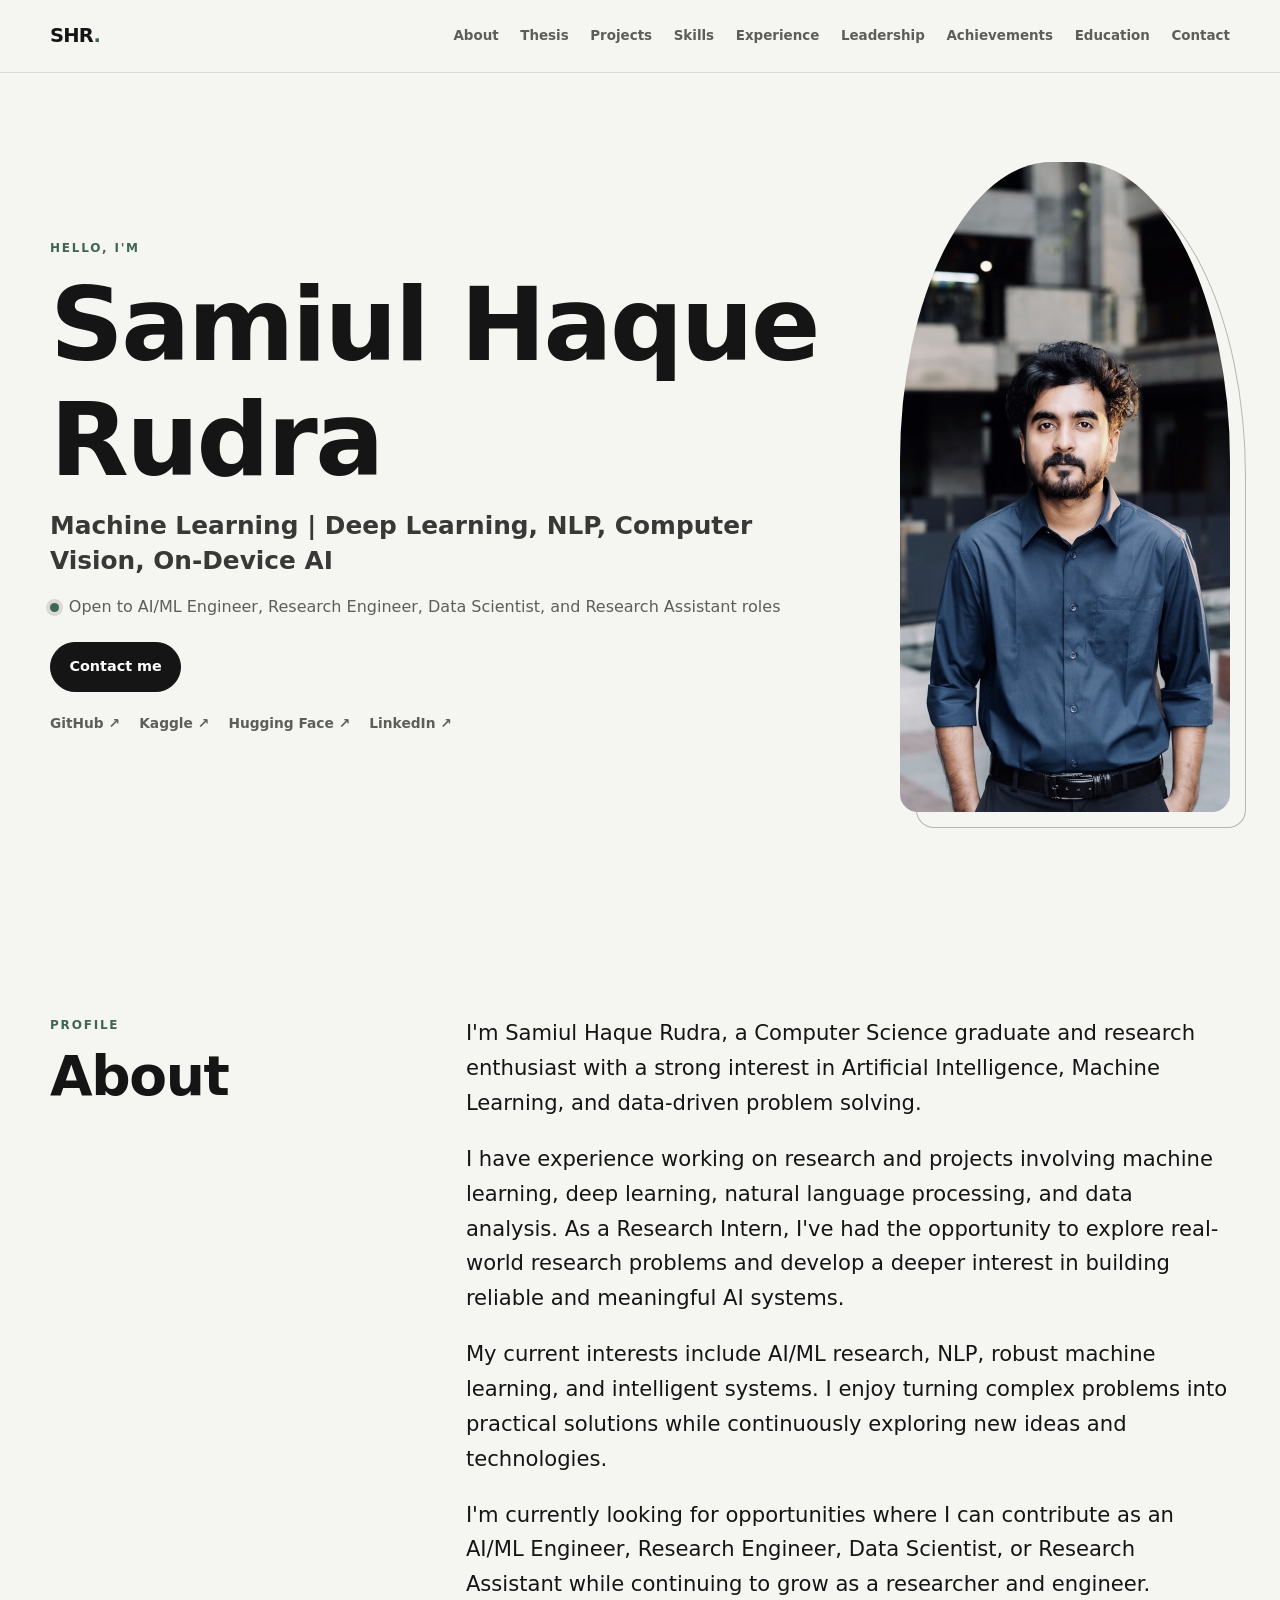
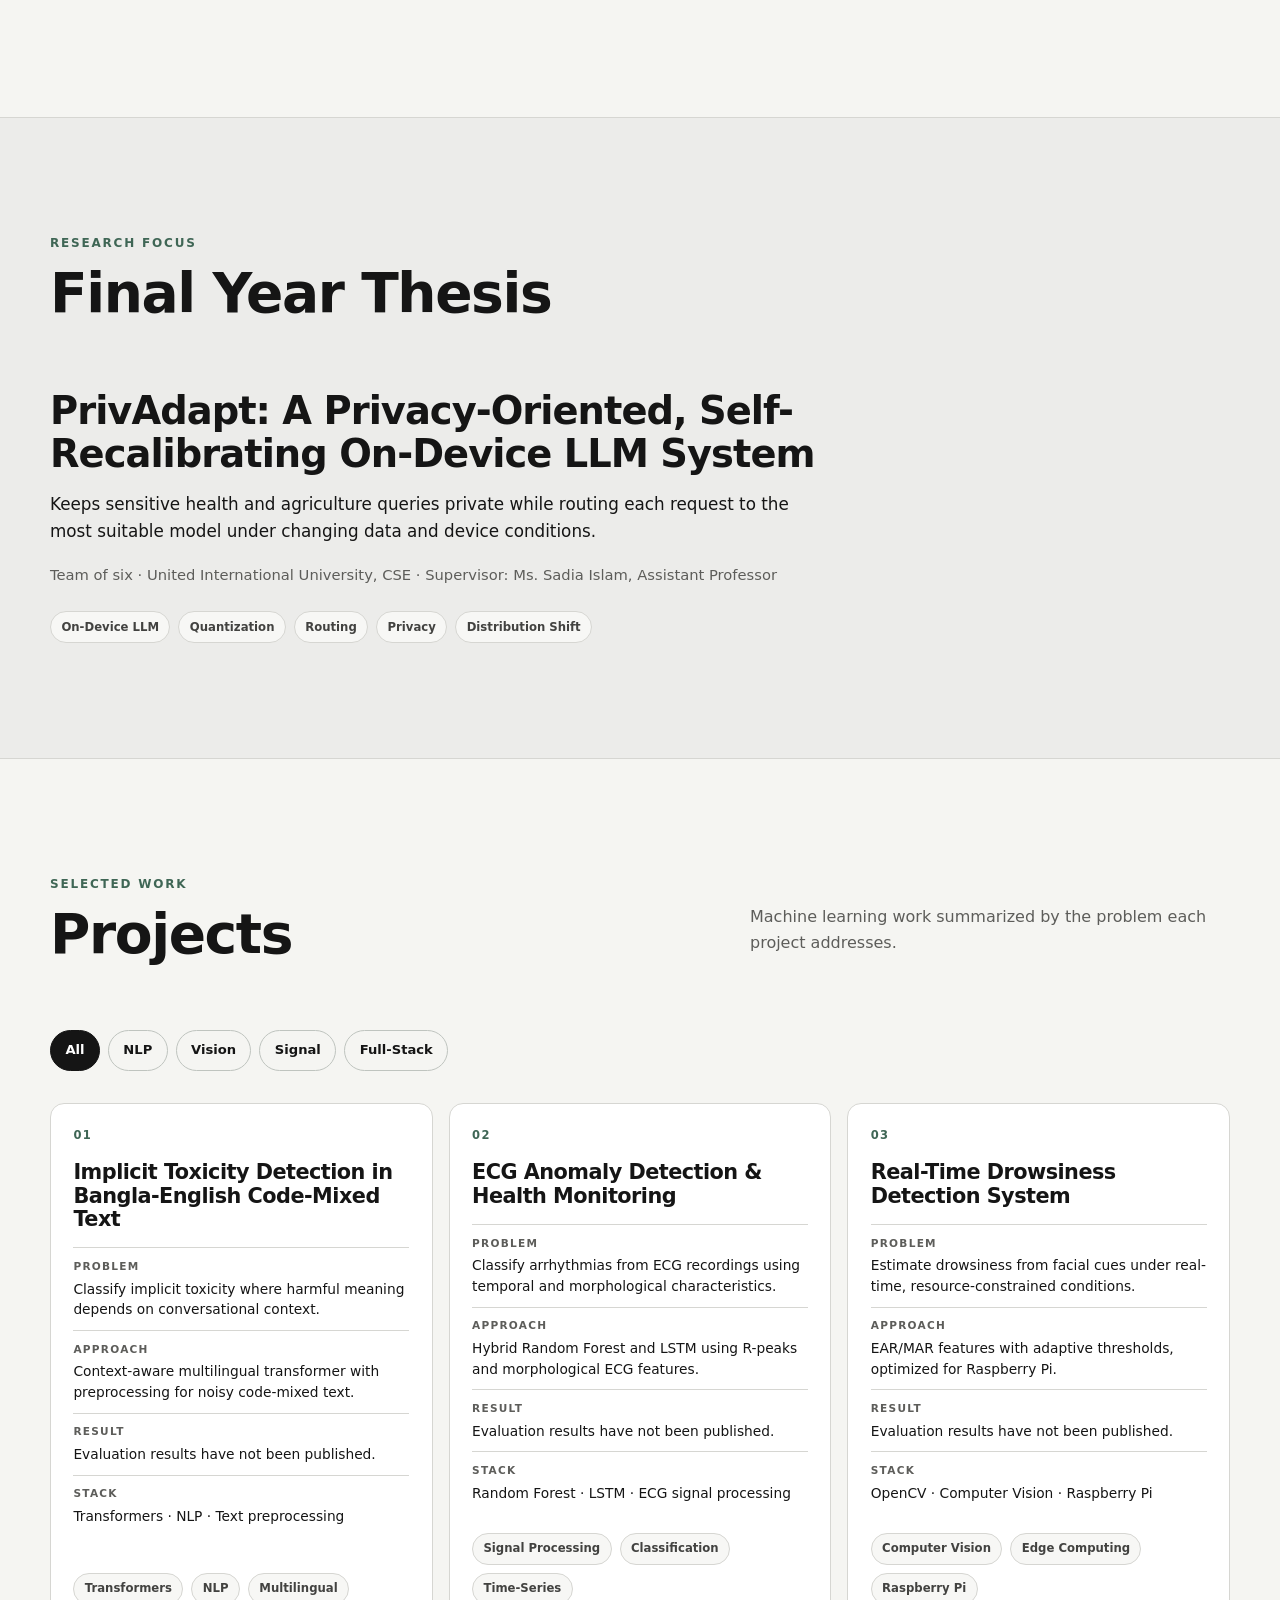
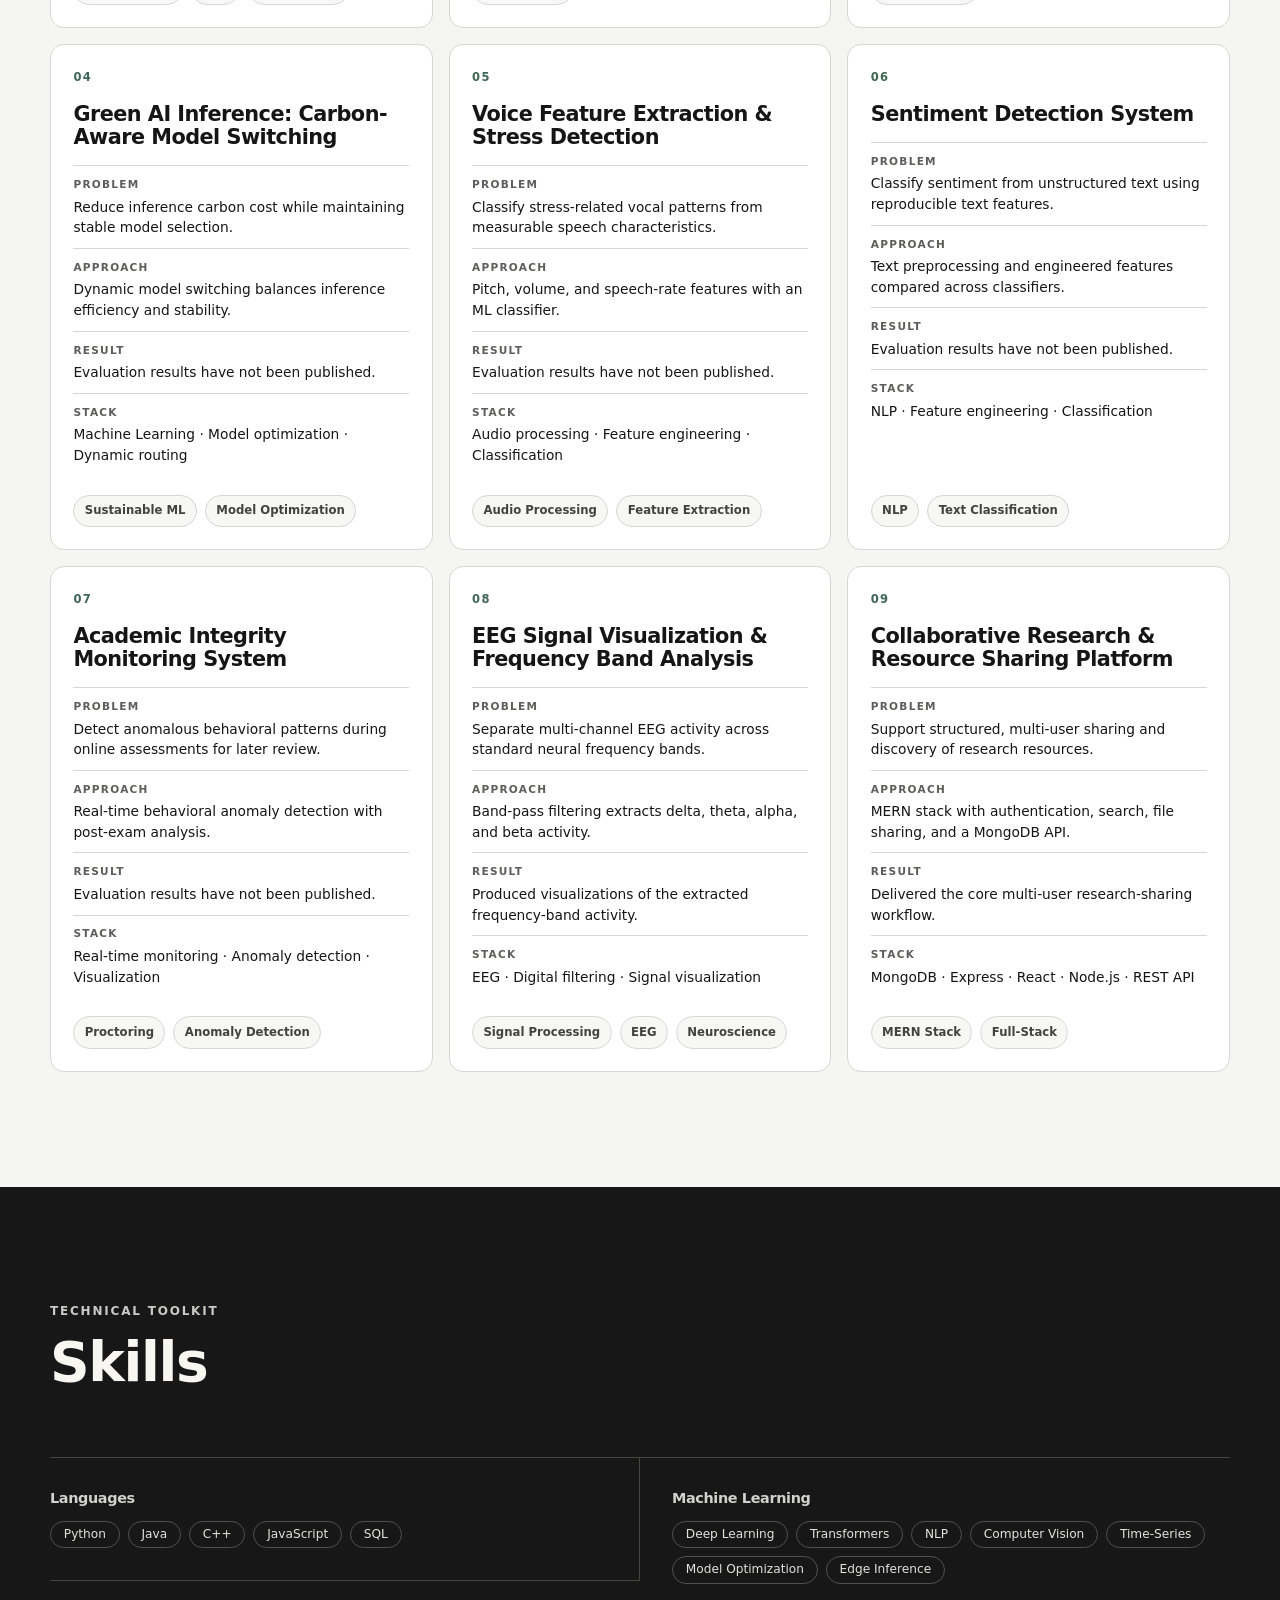
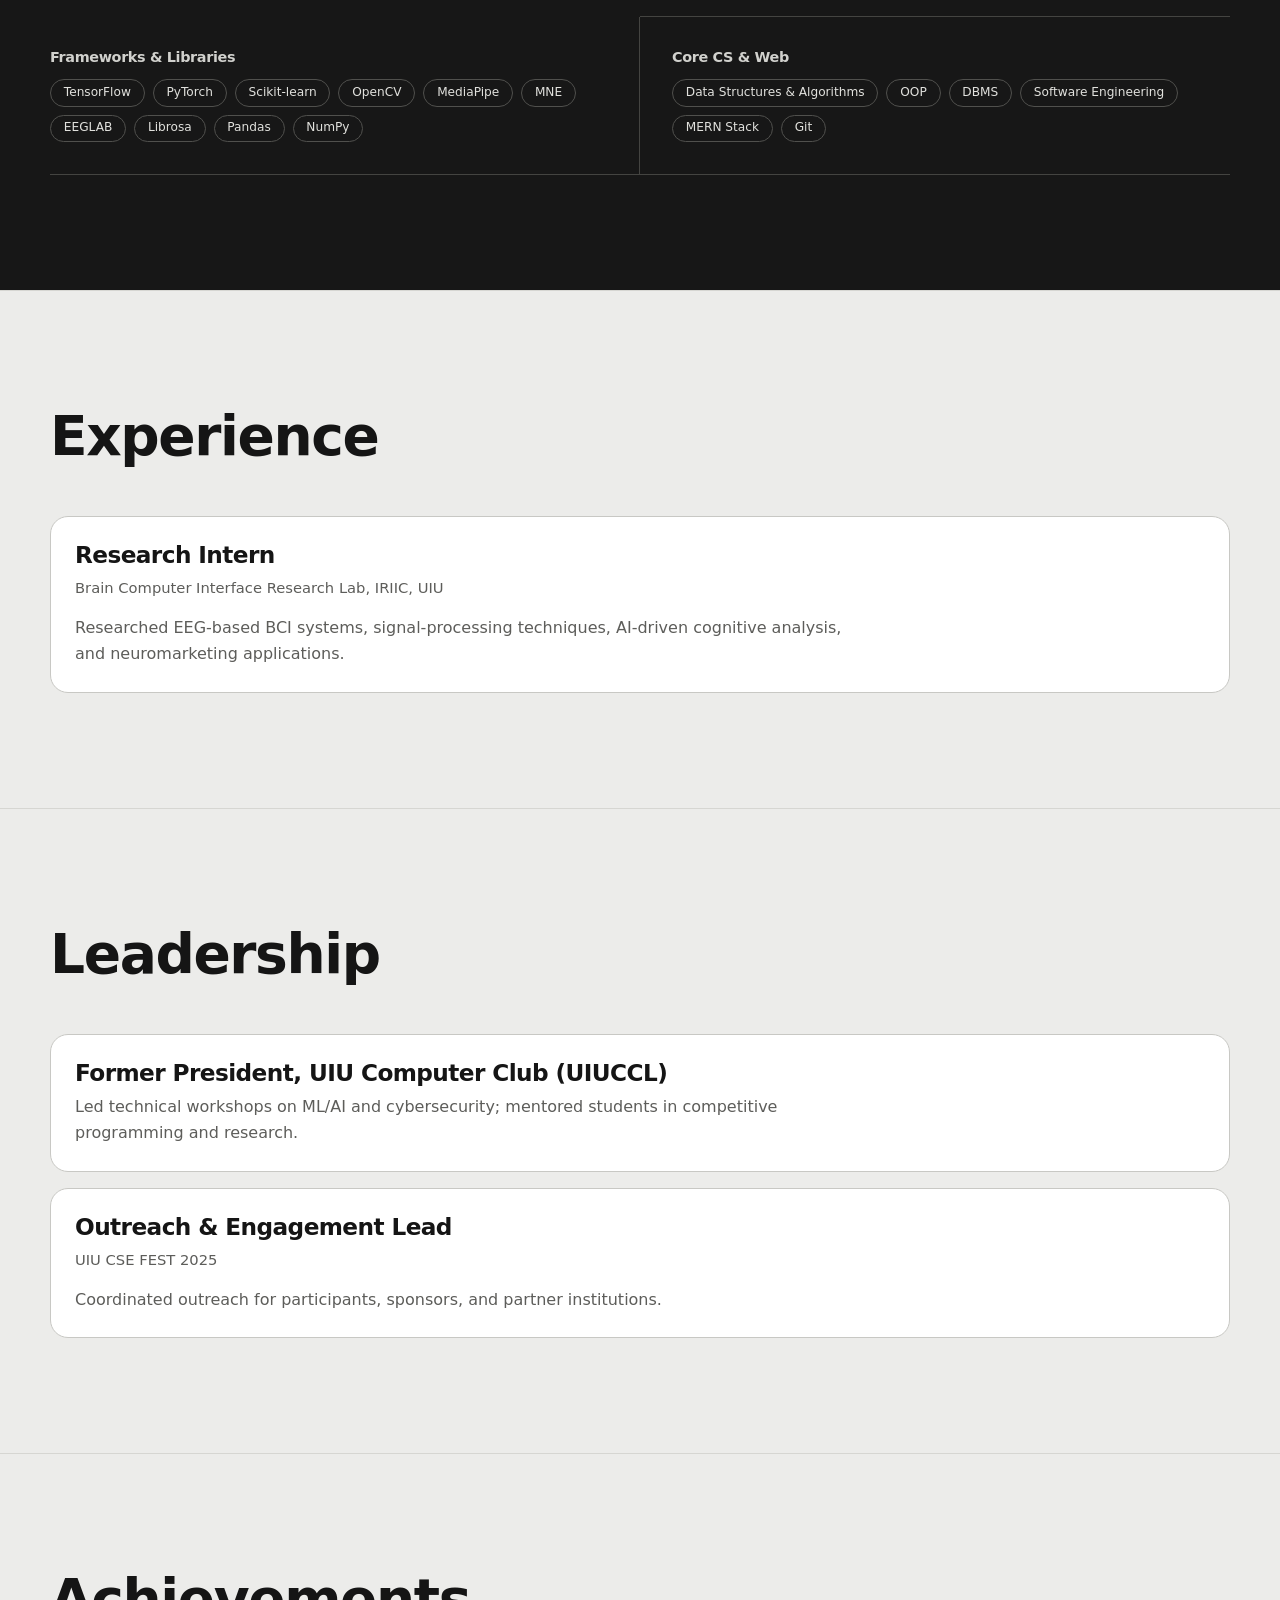
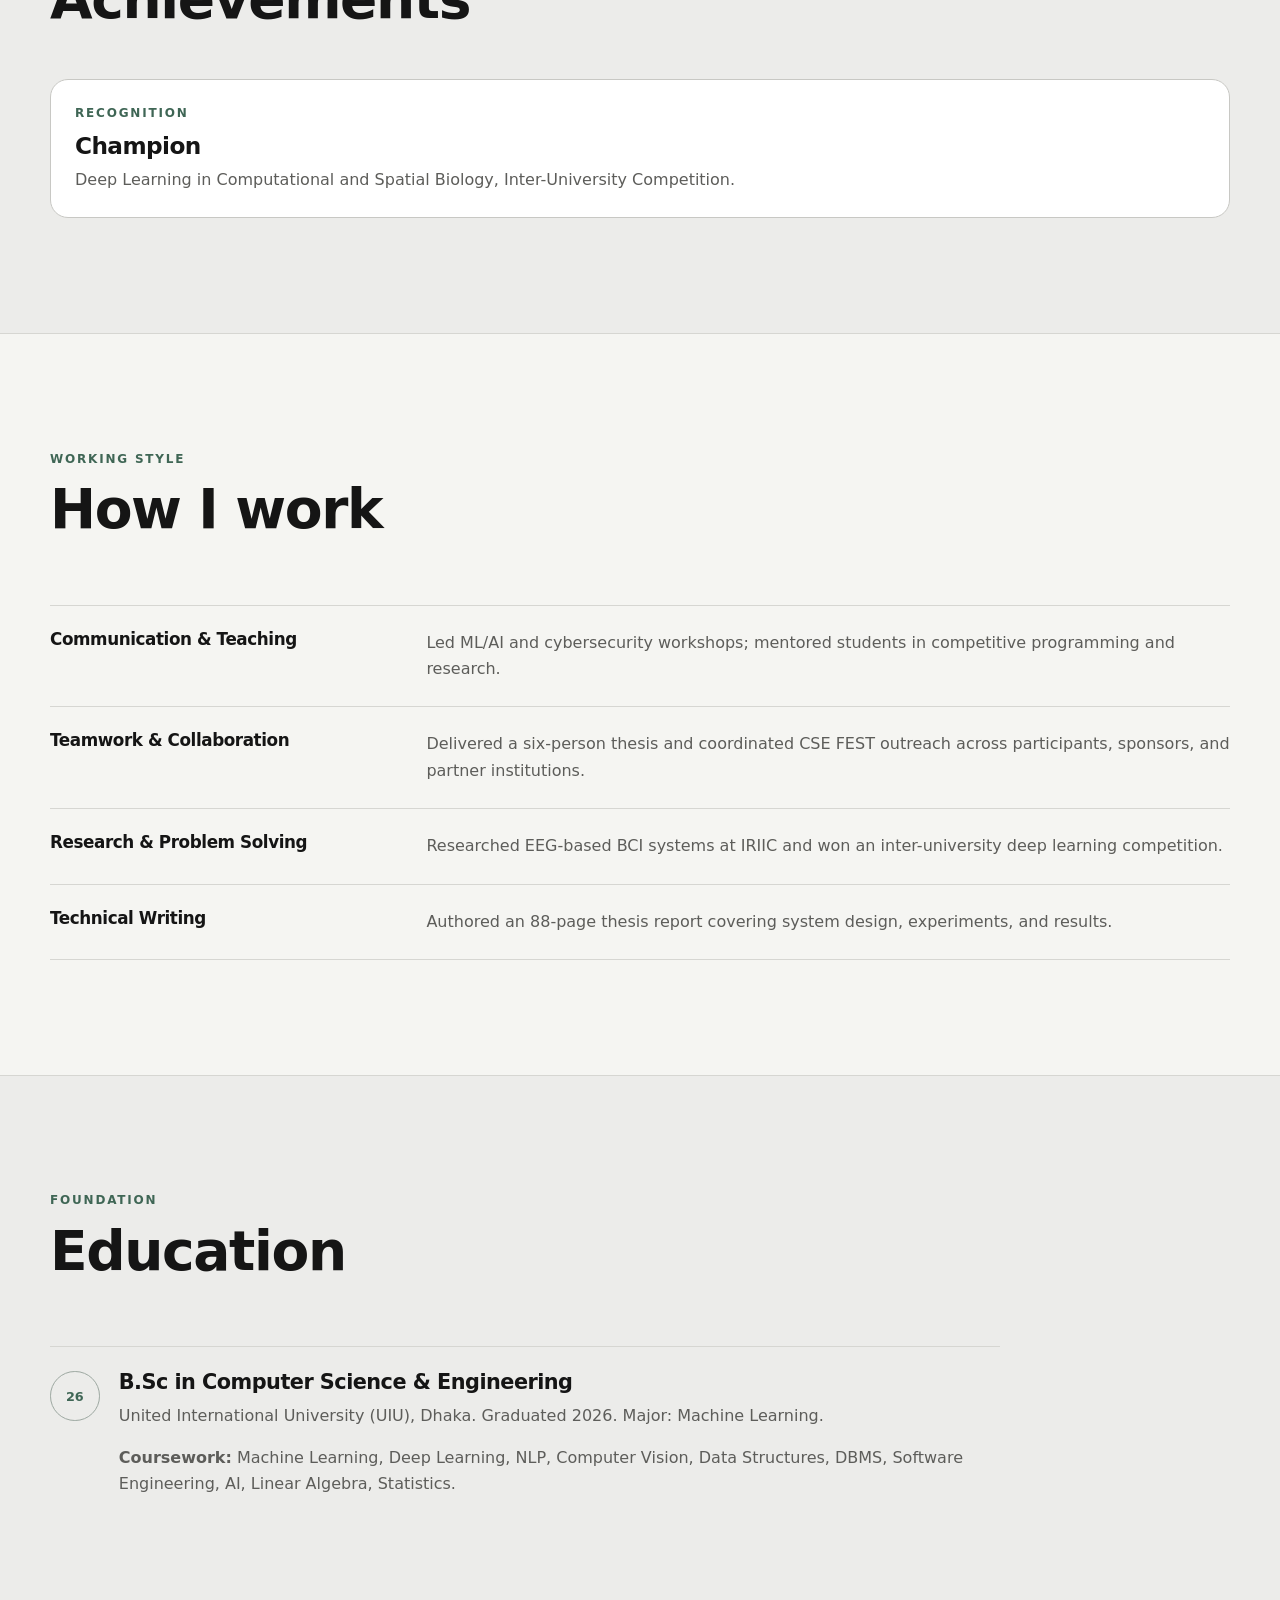
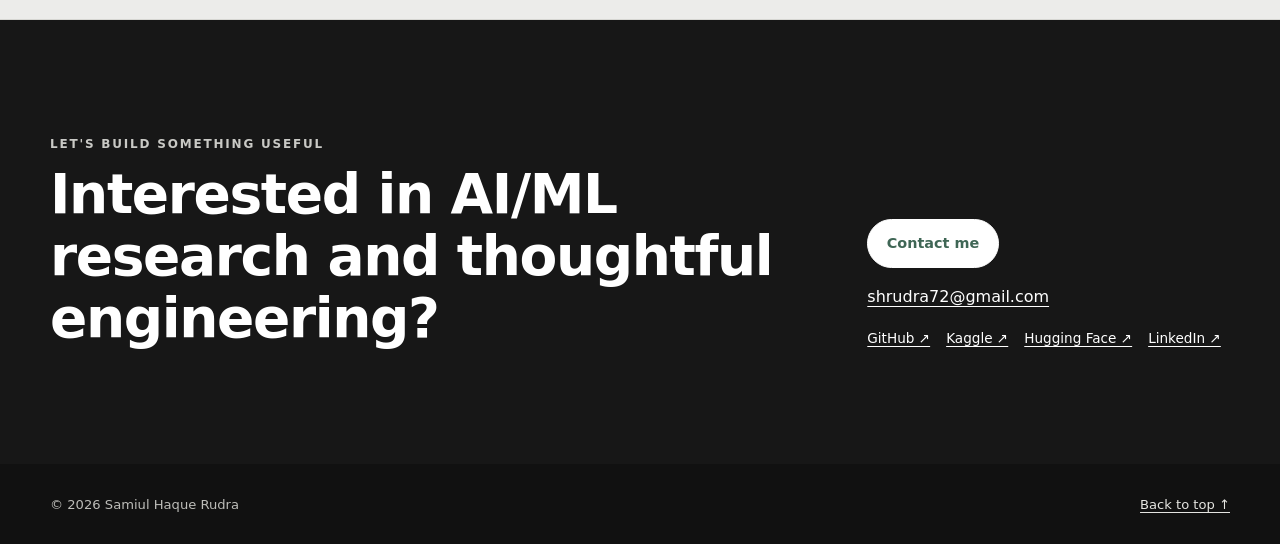
<file: index.html>
<!doctype html>
<html lang="en">
<head>
  <meta charset="utf-8">
  <meta name="viewport" content="width=device-width, initial-scale=1">
  <title>Samiul Haque Rudra | Machine Learning Engineer</title>
  <meta name="description" content="Samiul Haque Rudra, Computer Science graduate and research enthusiast in AI and Machine Learning, with work in deep learning, NLP, and robust, on-device intelligent systems.">
  <meta name="author" content="Samiul Haque Rudra">
  <meta name="theme-color" content="#f5f4ef">
  <link rel="canonical" href="https://sh-rudra.github.io/">
  <link rel="icon" href="assets/favicon.svg" type="image/svg+xml">
  <link rel="preload" href="assets/profile.jpg" as="image" type="image/jpeg">
  <link rel="stylesheet" href="styles.css">

  <meta property="og:type" content="website">
  <meta property="og:title" content="Samiul Haque Rudra | Machine Learning Engineer">
  <meta property="og:description" content="Samiul Haque Rudra, Computer Science graduate and research enthusiast in AI and Machine Learning, with work in deep learning, NLP, and robust, on-device intelligent systems.">
  <meta property="og:url" content="https://sh-rudra.github.io/">
  <meta property="og:image" content="https://sh-rudra.github.io/assets/preview.jpg">
  <meta property="og:image:alt" content="Samiul Haque Rudra — Machine Learning Engineer">
  <meta name="twitter:card" content="summary_large_image">
  <meta name="twitter:title" content="Samiul Haque Rudra | Machine Learning Engineer">
  <meta name="twitter:description" content="Samiul Haque Rudra, Computer Science graduate and research enthusiast in AI and Machine Learning, with work in deep learning, NLP, and robust, on-device intelligent systems.">
  <meta name="twitter:image" content="https://sh-rudra.github.io/assets/preview.jpg">

  <script type="application/ld+json">
  {
    "@context": "https://schema.org",
    "@type": "Person",
    "name": "Samiul Haque Rudra",
    "url": "https://sh-rudra.github.io/",
    "image": "https://sh-rudra.github.io/assets/profile.jpg",
    "email": "mailto:shrudra72@gmail.com",
    "jobTitle": "AI/ML Engineer | Research Engineer",
    "description": "Samiul Haque Rudra, Computer Science graduate and research enthusiast in AI and Machine Learning, with work in deep learning, NLP, and robust, on-device intelligent systems.",
    "hasOccupation": {
      "@type": "Occupation",
      "name": "Former President, UIU Computer Club (UIUCCL)"
    },
    "alumniOf": {
      "@type": "CollegeOrUniversity",
      "name": "United International University"
    },
    "sameAs": [
      "https://github.com/sh-rudra",
      "https://www.linkedin.com/in/samiul-haque-rudra-5293703b8",
      "https://www.kaggle.com/samiulhaquerudra",
      "https://huggingface.co/Samiul0011"
    ],
    "knowsAbout": ["Machine Learning", "On-Device AI", "Natural Language Processing", "Computer Vision", "Signal Processing"]
  }
  </script>
</head>
<body id="top">
  <a class="skip-link" href="#main-content">Skip to content</a>

  <header class="site-header">
    <nav class="nav container" aria-label="Primary navigation">
      <a class="wordmark" href="#top" data-scroll-top aria-label="Samiul Haque Rudra, back to top">SHR<span>.</span></a>
      <button class="nav-toggle" type="button" aria-expanded="false" aria-controls="nav-links">
        <span class="sr-only">Toggle navigation</span>
        <span aria-hidden="true">Menu</span>
      </button>
      <div class="nav-links" id="nav-links">
        <a href="#about">About</a>
        <a href="#thesis">Thesis</a>
        <a href="#projects">Projects</a>
        <a href="#skills">Skills</a>
        <a href="#experience">Experience</a>
        <a href="#leadership">Leadership</a>
        <a href="#achievements">Achievements</a>
        <a href="#education">Education</a>
        <a href="#contact">Contact</a>
      </div>
    </nav>
  </header>

  <main id="main-content">
    <section class="hero container" aria-labelledby="hero-title">
      <div class="hero-copy">
        <p class="eyebrow">Hello, I'm</p>
        <h1 id="hero-title">Samiul Haque Rudra</h1>
        <p class="hero-role">Machine Learning <span aria-hidden="true">|</span> Deep Learning, NLP, Computer Vision, On-Device AI</p>
        <p class="status"><span aria-hidden="true"></span> Open to AI/ML Engineer, Research Engineer, Data Scientist, and Research Assistant roles</p>
        <div class="hero-actions">
          <a class="button" href="mailto:shrudra72@gmail.com">Contact me</a>
        </div>
        <div class="social-links" aria-label="Profile links">
          <a href="https://github.com/sh-rudra" target="_blank" rel="noopener noreferrer">GitHub <span aria-hidden="true">↗</span></a>
          <a href="https://www.kaggle.com/samiulhaquerudra" target="_blank" rel="noopener noreferrer">Kaggle <span aria-hidden="true">↗</span></a>
          <a href="https://huggingface.co/Samiul0011" target="_blank" rel="noopener noreferrer">Hugging Face <span aria-hidden="true">↗</span></a>
          <a href="https://www.linkedin.com/in/samiul-haque-rudra-5293703b8" target="_blank" rel="noopener noreferrer">LinkedIn <span aria-hidden="true">↗</span></a>
        </div>
      </div>
      <figure class="portrait-wrap">
        <img src="assets/profile.jpg" width="520" height="650" alt="Portrait of Samiul Haque Rudra" class="portrait" fetchpriority="high">
      </figure>
    </section>

    <section class="section container about reveal" id="about" aria-labelledby="about-title">
      <div class="section-heading">
        <p class="eyebrow">Profile</p>
        <h2 id="about-title">About</h2>
      </div>
      <div class="about-copy">
        <p>I'm Samiul Haque Rudra, a Computer Science graduate and research enthusiast with a strong interest in Artificial Intelligence, Machine Learning, and data-driven problem solving.</p>
        <p>I have experience working on research and projects involving machine learning, deep learning, natural language processing, and data analysis. As a Research Intern, I've had the opportunity to explore real-world research problems and develop a deeper interest in building reliable and meaningful AI systems.</p>
        <p>My current interests include AI/ML research, NLP, robust machine learning, and intelligent systems. I enjoy turning complex problems into practical solutions while continuously exploring new ideas and technologies.</p>
        <p>I'm currently looking for opportunities where I can contribute as an AI/ML Engineer, Research Engineer, Data Scientist, or Research Assistant while continuing to grow as a researcher and engineer.</p>
      </div>
    </section>

    <section class="section section-tinted reveal" id="thesis" aria-labelledby="thesis-title">
      <div class="container">
        <div class="section-heading">
          <p class="eyebrow">Research focus</p>
          <h2 id="thesis-title">Final Year Thesis</h2>
        </div>
        <article class="thesis-feature">
          <div class="thesis-summary">
            <h3>PrivAdapt: A Privacy-Oriented, Self-Recalibrating On-Device LLM System</h3>
            <p>Keeps sensitive health and agriculture queries private while routing each request to the most suitable model under changing data and device conditions.</p>
            <p class="meta">Team of six · United International University, CSE · Supervisor: Ms. Sadia Islam, Assistant Professor</p>
            <ul class="tags" aria-label="Thesis topics">
              <li>On-Device LLM</li><li>Quantization</li><li>Routing</li><li>Privacy</li><li>Distribution Shift</li>
            </ul>
          </div>
        </article>
      </div>
    </section>

    <section class="section container reveal" id="projects" aria-labelledby="projects-title">
      <div class="section-heading section-heading-row">
        <div><p class="eyebrow">Selected work</p><h2 id="projects-title">Projects</h2></div>
        <p>Machine learning work summarized by the problem each project addresses.</p>
      </div>
      <div class="filters" role="group" aria-label="Filter projects by category">
        <button class="filter is-active" type="button" data-filter="all" aria-pressed="true">All</button>
        <button class="filter" type="button" data-filter="nlp" aria-pressed="false">NLP</button>
        <button class="filter" type="button" data-filter="vision" aria-pressed="false">Vision</button>
        <button class="filter" type="button" data-filter="signal" aria-pressed="false">Signal</button>
        <button class="filter" type="button" data-filter="full-stack" aria-pressed="false">Full-Stack</button>
      </div>
      <div class="project-grid" id="project-grid" aria-live="polite">
        <article class="project-card" data-categories="nlp">
          <p class="project-index">01</p><h3>Implicit Toxicity Detection in Bangla-English Code-Mixed Text</h3>
          <dl class="project-facts">
            <div><dt>Problem</dt><dd>Classify implicit toxicity where harmful meaning depends on conversational context.</dd></div>
            <div><dt>Approach</dt><dd>Context-aware multilingual transformer with preprocessing for noisy code-mixed text.</dd></div>
            <div><dt>Result</dt><dd>Evaluation results have not been published.</dd></div>
            <div><dt>Stack</dt><dd>Transformers · NLP · Text preprocessing</dd></div>
          </dl>
          <ul class="tags" aria-label="Project tags"><li>Transformers</li><li>NLP</li><li>Multilingual</li></ul>
        </article>
        <article class="project-card" data-categories="signal">
          <p class="project-index">02</p><h3>ECG Anomaly Detection &amp; Health Monitoring</h3>
          <dl class="project-facts">
            <div><dt>Problem</dt><dd>Classify arrhythmias from ECG recordings using temporal and morphological characteristics.</dd></div>
            <div><dt>Approach</dt><dd>Hybrid Random Forest and LSTM using R-peaks and morphological ECG features.</dd></div>
            <div><dt>Result</dt><dd>Evaluation results have not been published.</dd></div>
            <div><dt>Stack</dt><dd>Random Forest · LSTM · ECG signal processing</dd></div>
          </dl>
          <ul class="tags" aria-label="Project tags"><li>Signal Processing</li><li>Classification</li><li>Time-Series</li></ul>
        </article>
        <article class="project-card" data-categories="vision">
          <p class="project-index">03</p><h3>Real-Time Drowsiness Detection System</h3>
          <dl class="project-facts">
            <div><dt>Problem</dt><dd>Estimate drowsiness from facial cues under real-time, resource-constrained conditions.</dd></div>
            <div><dt>Approach</dt><dd>EAR/MAR features with adaptive thresholds, optimized for Raspberry Pi.</dd></div>
            <div><dt>Result</dt><dd>Evaluation results have not been published.</dd></div>
            <div><dt>Stack</dt><dd>OpenCV · Computer Vision · Raspberry Pi</dd></div>
          </dl>
          <ul class="tags" aria-label="Project tags"><li>Computer Vision</li><li>Edge Computing</li><li>Raspberry Pi</li></ul>
        </article>
        <article class="project-card" data-categories="optimization">
          <p class="project-index">04</p><h3>Green AI Inference: Carbon-Aware Model Switching</h3>
          <dl class="project-facts">
            <div><dt>Problem</dt><dd>Reduce inference carbon cost while maintaining stable model selection.</dd></div>
            <div><dt>Approach</dt><dd>Dynamic model switching balances inference efficiency and stability.</dd></div>
            <div><dt>Result</dt><dd>Evaluation results have not been published.</dd></div>
            <div><dt>Stack</dt><dd>Machine Learning · Model optimization · Dynamic routing</dd></div>
          </dl>
          <ul class="tags" aria-label="Project tags"><li>Sustainable ML</li><li>Model Optimization</li></ul>
        </article>
        <article class="project-card" data-categories="signal">
          <p class="project-index">05</p><h3>Voice Feature Extraction &amp; Stress Detection</h3>
          <dl class="project-facts">
            <div><dt>Problem</dt><dd>Classify stress-related vocal patterns from measurable speech characteristics.</dd></div>
            <div><dt>Approach</dt><dd>Pitch, volume, and speech-rate features with an ML classifier.</dd></div>
            <div><dt>Result</dt><dd>Evaluation results have not been published.</dd></div>
            <div><dt>Stack</dt><dd>Audio processing · Feature engineering · Classification</dd></div>
          </dl>
          <ul class="tags" aria-label="Project tags"><li>Audio Processing</li><li>Feature Extraction</li></ul>
        </article>
        <article class="project-card" data-categories="nlp">
          <p class="project-index">06</p><h3>Sentiment Detection System</h3>
          <dl class="project-facts">
            <div><dt>Problem</dt><dd>Classify sentiment from unstructured text using reproducible text features.</dd></div>
            <div><dt>Approach</dt><dd>Text preprocessing and engineered features compared across classifiers.</dd></div>
            <div><dt>Result</dt><dd>Evaluation results have not been published.</dd></div>
            <div><dt>Stack</dt><dd>NLP · Feature engineering · Classification</dd></div>
          </dl>
          <ul class="tags" aria-label="Project tags"><li>NLP</li><li>Text Classification</li></ul>
        </article>
        <article class="project-card" data-categories="vision">
          <p class="project-index">07</p><h3>Academic Integrity Monitoring System</h3>
          <dl class="project-facts">
            <div><dt>Problem</dt><dd>Detect anomalous behavioral patterns during online assessments for later review.</dd></div>
            <div><dt>Approach</dt><dd>Real-time behavioral anomaly detection with post-exam analysis.</dd></div>
            <div><dt>Result</dt><dd>Evaluation results have not been published.</dd></div>
            <div><dt>Stack</dt><dd>Real-time monitoring · Anomaly detection · Visualization</dd></div>
          </dl>
          <ul class="tags" aria-label="Project tags"><li>Proctoring</li><li>Anomaly Detection</li></ul>
        </article>
        <article class="project-card" data-categories="signal">
          <p class="project-index">08</p><h3>EEG Signal Visualization &amp; Frequency Band Analysis</h3>
          <dl class="project-facts">
            <div><dt>Problem</dt><dd>Separate multi-channel EEG activity across standard neural frequency bands.</dd></div>
            <div><dt>Approach</dt><dd>Band-pass filtering extracts delta, theta, alpha, and beta activity.</dd></div>
            <div><dt>Result</dt><dd>Produced visualizations of the extracted frequency-band activity.</dd></div>
            <div><dt>Stack</dt><dd>EEG · Digital filtering · Signal visualization</dd></div>
          </dl>
          <ul class="tags" aria-label="Project tags"><li>Signal Processing</li><li>EEG</li><li>Neuroscience</li></ul>
        </article>
        <article class="project-card" data-categories="full-stack">
          <p class="project-index">09</p><h3>Collaborative Research &amp; Resource Sharing Platform</h3>
          <dl class="project-facts">
            <div><dt>Problem</dt><dd>Support structured, multi-user sharing and discovery of research resources.</dd></div>
            <div><dt>Approach</dt><dd>MERN stack with authentication, search, file sharing, and a MongoDB API.</dd></div>
            <div><dt>Result</dt><dd>Delivered the core multi-user research-sharing workflow.</dd></div>
            <div><dt>Stack</dt><dd>MongoDB · Express · React · Node.js · REST API</dd></div>
          </dl>
          <ul class="tags" aria-label="Project tags"><li>MERN Stack</li><li>Full-Stack</li></ul>
        </article>
      </div>
    </section>

    <section class="section section-dark reveal" id="skills" aria-labelledby="skills-title">
      <div class="container">
        <div class="section-heading">
          <p class="eyebrow">Technical toolkit</p>
          <h2 id="skills-title">Skills</h2>
        </div>
        <div class="skill-grid">
          <article><h3>Languages</h3><ul class="skill-chips"><li>Python</li><li>Java</li><li>C++</li><li>JavaScript</li><li>SQL</li></ul></article>
          <article><h3>Machine Learning</h3><ul class="skill-chips"><li>Deep Learning</li><li>Transformers</li><li>NLP</li><li>Computer Vision</li><li>Time-Series</li><li>Model Optimization</li><li>Edge Inference</li></ul></article>
          <article><h3>Frameworks &amp; Libraries</h3><ul class="skill-chips"><li>TensorFlow</li><li>PyTorch</li><li>Scikit-learn</li><li>OpenCV</li><li>MediaPipe</li><li>MNE</li><li>EEGLAB</li><li>Librosa</li><li>Pandas</li><li>NumPy</li></ul></article>
          <article><h3>Core CS &amp; Web</h3><ul class="skill-chips"><li>Data Structures &amp; Algorithms</li><li>OOP</li><li>DBMS</li><li>Software Engineering</li><li>MERN Stack</li><li>Git</li></ul></article>
        </div>
      </div>
    </section>

    <section class="section career-section reveal" id="experience" aria-labelledby="experience-title">
      <div class="container">
        <div class="section-heading"><h2 id="experience-title">Experience</h2></div>
        <div class="timeline timeline-single">
          <article>
            <span class="timeline-marker" aria-hidden="true"></span>
            <div class="timeline-body"><h3>Research Intern</h3><p class="meta">Brain Computer Interface Research Lab, IRIIC, UIU</p><p>Researched EEG-based BCI systems, signal-processing techniques, AI-driven cognitive analysis, and neuromarketing applications.</p></div>
          </article>
        </div>
      </div>
    </section>

    <section class="section career-section reveal" id="leadership" aria-labelledby="leadership-title">
      <div class="container">
        <div class="section-heading"><h2 id="leadership-title">Leadership</h2></div>
        <div class="timeline timeline-light">
          <article>
            <span class="timeline-marker" aria-hidden="true"></span>
            <div class="timeline-body"><h3>Former President, UIU Computer Club (UIUCCL)</h3><p>Led technical workshops on ML/AI and cybersecurity; mentored students in competitive programming and research.</p></div>
          </article>
          <article>
            <span class="timeline-marker" aria-hidden="true"></span>
            <div class="timeline-body"><h3>Outreach &amp; Engagement Lead</h3><p class="meta">UIU CSE FEST 2025</p><p>Coordinated outreach for participants, sponsors, and partner institutions.</p></div>
          </article>
        </div>
      </div>
    </section>

    <section class="section career-section reveal" id="achievements" aria-labelledby="achievements-title">
      <div class="container">
        <div class="section-heading"><h2 id="achievements-title">Achievements</h2></div>
        <article class="achievement-feature">
          <p class="eyebrow">Recognition</p>
          <h3>Champion</h3>
          <p>Deep Learning in Computational and Spatial Biology, Inter-University Competition.</p>
        </article>
      </div>
    </section>

    <section class="section container reveal" id="how-i-work" aria-labelledby="how-i-work-title">
      <div class="section-heading"><p class="eyebrow">Working style</p><h2 id="how-i-work-title">How I work</h2></div>
      <div class="evidence-list">
        <article><h3>Communication &amp; Teaching</h3><p>Led ML/AI and cybersecurity workshops; mentored students in competitive programming and research.</p></article>
        <article><h3>Teamwork &amp; Collaboration</h3><p>Delivered a six-person thesis and coordinated CSE FEST outreach across participants, sponsors, and partner institutions.</p></article>
        <article><h3>Research &amp; Problem Solving</h3><p>Researched EEG-based BCI systems at IRIIC and won an inter-university deep learning competition.</p></article>
        <article><h3>Technical Writing</h3><p>Authored an 88-page thesis report covering system design, experiments, and results.</p></article>
      </div>
    </section>

    <section class="section section-tinted reveal" id="education" aria-labelledby="education-title">
      <div class="container">
        <div class="section-heading"><p class="eyebrow">Foundation</p><h2 id="education-title">Education</h2></div>
        <article class="compact-card education-card"><span class="award-mark" aria-hidden="true">26</span><div><h3>B.Sc in Computer Science &amp; Engineering</h3><p>United International University (UIU), Dhaka. Graduated 2026. Major: Machine Learning.</p><p class="coursework"><strong>Coursework:</strong> Machine Learning, Deep Learning, NLP, Computer Vision, Data Structures, DBMS, Software Engineering, AI, Linear Algebra, Statistics.</p></div></article>
      </div>
    </section>

    <section class="section contact reveal" id="contact" aria-labelledby="contact-title">
      <div class="container contact-inner">
        <div>
          <p class="eyebrow">Let's build something useful</p>
          <h2 id="contact-title">Interested in AI/ML research and thoughtful engineering?</h2>
        </div>
        <div class="contact-actions">
          <a class="button button-light" href="mailto:shrudra72@gmail.com">Contact me</a>
          <a href="mailto:shrudra72@gmail.com">shrudra72@gmail.com</a>
          <div class="contact-links">
            <a href="https://github.com/sh-rudra" target="_blank" rel="noopener noreferrer">GitHub ↗</a>
            <a href="https://www.kaggle.com/samiulhaquerudra" target="_blank" rel="noopener noreferrer">Kaggle ↗</a>
            <a href="https://huggingface.co/Samiul0011" target="_blank" rel="noopener noreferrer">Hugging Face ↗</a>
            <a href="https://www.linkedin.com/in/samiul-haque-rudra-5293703b8" target="_blank" rel="noopener noreferrer">LinkedIn ↗</a>
          </div>
        </div>
      </div>
    </section>
  </main>

  <footer class="site-footer">
    <div class="container"><p>© <span id="year">2026</span> Samiul Haque Rudra</p><a href="#top" data-scroll-top>Back to top ↑</a></div>
  </footer>
  <script src="script.js" defer></script>
</body>
</html>
</file>
<file: styles.css>
:root {
  --paper: #f5f5f2;
  --surface: #ffffff;
  --ink: #151515;
  --muted: #5d5d5a;
  --line: #d6d6d2;
  --accent: #3f6655;
  --accent-dark: #3f6655;
  --dark: #171717;
  --max: 1180px;
  --radius: 18px;
}

* { box-sizing: border-box; }
html { scroll-padding-top: 6rem; }
body { margin: 0; background: var(--paper); color: var(--ink); font-family: Inter, ui-sans-serif, system-ui, -apple-system, BlinkMacSystemFont, "Segoe UI", sans-serif; font-size: 1rem; line-height: 1.65; -webkit-font-smoothing: antialiased; }
img { display: block; max-width: 100%; }
a { color: inherit; text-decoration-thickness: 1px; text-underline-offset: 0.22em; }
a:hover { color: var(--accent); }
button, a { -webkit-tap-highlight-color: transparent; }
button, input { font: inherit; }
:focus-visible { outline: 3px solid var(--accent); outline-offset: 4px; border-radius: 3px; }
h1, h2, h3, h4, p { margin-top: 0; }
h1, h2, h3, h4 { line-height: 1.12; letter-spacing: -0.025em; }
h1 { margin-bottom: .7rem; font-size: clamp(3.4rem, 8vw, 7.5rem); font-weight: 720; }
h2 { margin-bottom: 0; font-size: clamp(2.2rem, 4.3vw, 4.4rem); font-weight: 680; }
h3 { font-size: 1.3rem; }
.container { width: min(calc(100% - 2rem), var(--max)); margin-inline: auto; }
.section { padding-block: clamp(5rem, 9vw, 8.5rem); }
.section-tinted { background: #ececea; border-block: 1px solid var(--line); }
.section-dark { background: var(--dark); color: #f7f6f1; }
.section-heading { margin-bottom: clamp(2.25rem, 5vw, 4.5rem); }
.section-heading-row { display: flex; align-items: end; justify-content: space-between; gap: 2rem; }
.section-heading-row > p { max-width: 30rem; margin-bottom: .55rem; color: var(--muted); }
.eyebrow { margin-bottom: .6rem; color: var(--accent); font-size: .75rem; font-weight: 760; letter-spacing: .15em; text-transform: uppercase; }
.meta { color: var(--muted); font-size: .92rem; }
.fine-print { color: var(--muted); font-size: .84rem; }
.sr-only { position: absolute; width: 1px; height: 1px; padding: 0; margin: -1px; overflow: hidden; clip: rect(0,0,0,0); white-space: nowrap; border: 0; }
.skip-link { position: fixed; z-index: 100; top: .75rem; left: .75rem; padding: .7rem 1rem; background: var(--ink); color: white; transform: translateY(-160%); }
.skip-link:focus { transform: translateY(0); }

.site-header { position: sticky; z-index: 20; top: 0; border-bottom: 1px solid rgba(21,21,21,.12); background: rgba(245,245,242,.96); }
.nav { min-height: 4.5rem; display: flex; align-items: center; gap: 1.4rem; }
.wordmark { margin-right: auto; font-size: 1.22rem; font-weight: 850; text-decoration: none; letter-spacing: -.04em; }
.wordmark span { color: var(--accent); }
.nav-links { display: flex; align-items: center; gap: 1.35rem; }
.nav-links a { position: relative; color: var(--muted); font-size: .84rem; font-weight: 650; text-decoration: none; }
.nav-links a:hover, .nav-links a.is-active { color: var(--accent); }
.nav-links a.is-active::after { content: ""; position: absolute; right: 0; bottom: -.6rem; left: 0; height: 2px; background: var(--accent); }
.nav-toggle { display: none; border: 0; background: transparent; color: var(--ink); font-weight: 700; cursor: pointer; }
.button { display: inline-flex; min-height: 3rem; align-items: center; justify-content: center; padding: .75rem 1.15rem; border: 1px solid var(--ink); border-radius: 999px; background: var(--ink); color: white; font-size: .9rem; font-weight: 720; text-decoration: none; }
.button:hover { background: var(--accent-dark); border-color: var(--accent-dark); color: white; }
.button-secondary { background: transparent; color: var(--ink); }
.button-secondary:hover { background: var(--ink); border-color: var(--ink); }

.hero { min-height: calc(100svh - 4.5rem); display: grid; grid-template-columns: minmax(0, 1.55fr) minmax(260px, .65fr); align-items: center; gap: clamp(2rem, 5vw, 5rem); padding-block: clamp(2rem, 5vw, 4rem); }
.hero-copy { max-width: 880px; }
.hero-role { max-width: 760px; margin-bottom: 1rem; color: #383836; font-size: clamp(1.08rem, 2vw, 1.55rem); font-weight: 550; line-height: 1.4; }
.status { display: flex; align-items: center; gap: .6rem; margin-bottom: 1.35rem; color: var(--muted); }
.status span { width: .58rem; height: .58rem; flex: 0 0 auto; border-radius: 50%; background: var(--accent); box-shadow: 0 0 0 4px #d9d9d5; }
.hero-actions { display: flex; flex-wrap: wrap; gap: .7rem; margin-bottom: 1.25rem; }
.social-links { display: flex; flex-wrap: wrap; gap: .6rem 1.2rem; }
.social-links a { color: var(--muted); font-size: .86rem; font-weight: 650; text-decoration: none; }
.social-links a:hover { color: var(--accent); }
.portrait-wrap { position: relative; margin: 0; justify-self: end; }
.portrait-wrap::before { content: ""; position: absolute; z-index: -1; inset: 1rem -1rem -1rem 1rem; border: 1px solid #b5b5b1; border-radius: 46% 46% 18px 18px; }
.portrait { width: min(31vw, 390px); aspect-ratio: 4 / 5; border-radius: 46% 46% 18px 18px; object-fit: cover; object-position: center 24%; filter: saturate(.7) contrast(1.04); }

.about { display: grid; grid-template-columns: .65fr 1.35fr; gap: 3rem; }
.about-copy { max-width: 72ch; font-size: clamp(1.08rem, 1.7vw, 1.32rem); line-height: 1.65; }
.about-copy p:last-child { margin-bottom: 0; }
.tags { display: flex; flex-wrap: wrap; gap: .5rem; padding: 0; margin: 1.5rem 0 0; list-style: none; }
.tags li { padding: .34rem .65rem; border: 1px solid var(--line); border-radius: 999px; color: #424240; background: #f7f7f5; font-size: .73rem; font-weight: 650; }
.thesis-feature { max-width: 900px; }
.thesis-summary h3 { max-width: 820px; margin-bottom: 1rem; font-size: clamp(1.55rem, 3vw, 2.7rem); }
.thesis-summary > p:not(.meta) { max-width: 740px; font-size: 1.05rem; }

.filters { display: flex; flex-wrap: wrap; gap: .5rem; margin-bottom: 2rem; }
.filter { padding: .55rem .9rem; border: 1px solid #bfc4bf; border-radius: 999px; background: transparent; color: var(--ink); font-size: .82rem; font-weight: 680; cursor: pointer; }
.filter:hover, .filter.is-active { border-color: var(--ink); background: var(--ink); color: white; }
.project-grid { display: grid; grid-template-columns: repeat(3, 1fr); gap: 1rem; }
.project-card { display: flex; min-width: 0; min-height: 100%; flex-direction: column; padding: 1.4rem; border: 1px solid var(--line); border-radius: 14px; background: var(--surface); transition: transform .18s ease, border-color .18s ease, box-shadow .18s ease; }
.project-card:hover { transform: translateY(-4px); border-color: #9aa69f; box-shadow: 0 10px 24px rgba(21,24,22,.07); }
.project-index { margin-bottom: 1rem; color: var(--accent); font-size: .72rem; font-weight: 760; letter-spacing: .12em; }
.project-card h3 { margin-bottom: 1rem; font-size: 1.3rem; }
.project-facts { margin: 0; }
.project-facts div { padding-block: .62rem; border-top: 1px solid var(--line); }
.project-facts dt { margin-bottom: .2rem; color: var(--muted); font-size: .66rem; font-weight: 720; letter-spacing: .12em; text-transform: uppercase; }
.project-facts dd { margin: 0; font-size: .86rem; line-height: 1.5; }
.project-card .tags { margin-top: auto; padding-top: 1.2rem; }
.project-link { display: inline-block; margin-top: 1.1rem; font-size: .85rem; font-weight: 720; }

.section-dark .eyebrow { color: #c9c9c5; }
.skill-grid { display: grid; grid-template-columns: repeat(2, minmax(0, 1fr)); align-items: start; border-top: 1px solid #444441; }
.skill-grid article { display: block; min-width: 0; height: auto; align-self: start; padding: 2rem 0; border-bottom: 1px solid #444441; }
.skill-grid article:nth-child(odd) { padding-right: 2rem; border-right: 1px solid #444441; }
.skill-grid article:nth-child(even) { padding-left: 2rem; }
.skill-grid h3 { margin: 0 0 .9rem; color: #d1d1cd; font-size: .9rem; }
.skill-chips { display: flex; width: 100%; height: auto; flex: 0 0 auto; flex-wrap: wrap; align-items: flex-start; align-content: flex-start; align-self: flex-start; gap: .5rem; padding: 0; margin: 0; list-style: none; }
.skill-chips li { display: inline-flex; height: auto; min-height: 0; max-width: 100%; flex: 0 0 auto; align-items: center; justify-content: center; padding: .3rem .8rem; border: 1px solid #50504d; border-radius: 999px; color: #e1e1dd; font-size: .76rem; line-height: 1.3; white-space: nowrap; }
.evidence-list { border-top: 1px solid var(--line); }
.evidence-list article { display: grid; grid-template-columns: .6fr 1.4fr; gap: 2rem; padding: 1.5rem 0; border-bottom: 1px solid var(--line); }
.evidence-list h3, .evidence-list p { margin: 0; }
.evidence-list h3 { font-size: 1.05rem; }
.evidence-list p { color: var(--muted); }

.career-section { background: #ececea; border-top: 1px solid var(--line); }
.career-section#achievements { border-bottom: 1px solid var(--line); }
.career-section .section-heading { margin-bottom: clamp(2rem, 4vw, 3rem); }
.timeline { display: grid; max-width: none; gap: 1rem; margin: 0; }
.timeline article, .achievement-feature { width: 100%; padding: 1.5rem; border: 1px solid #c8c8c4; border-radius: var(--radius); background: var(--surface); }
.timeline-marker { display: none; }
.timeline h3, .achievement-feature h3 { margin-bottom: .45rem; color: var(--ink); font-size: 1.45rem; line-height: 1.2; }
.timeline p:last-child, .achievement-feature p:last-child { max-width: 780px; margin-bottom: 0; color: var(--muted); font-size: 1rem; }
.achievement-feature .eyebrow { margin-bottom: .5rem; }
.compact-card { display: grid; grid-template-columns: auto 1fr; gap: 1.2rem; padding-top: 1.5rem; border-top: 1px solid var(--line); }
.compact-card h3 { margin-bottom: .5rem; }
.compact-card p { margin-bottom: .35rem; color: var(--muted); }
.award-mark { display: grid; width: 3.1rem; height: 3.1rem; place-items: center; border: 1px solid #9da8a1; border-radius: 50%; color: var(--accent); font-size: .8rem; font-weight: 800; }
.education-card { max-width: 950px; }
.coursework { max-width: 850px; padding-top: .65rem; }

.contact { background: var(--dark); color: white; }
.contact .eyebrow { color: #c9c9c5; }
.contact-inner { display: grid; grid-template-columns: 1.35fr .65fr; gap: 4rem; align-items: end; }
.contact h2 { max-width: 780px; }
.contact-actions { display: flex; align-items: flex-start; flex-direction: column; gap: 1rem; }
.button-light { border-color: white; background: white; color: var(--accent-dark); }
.button-light:hover { border-color: #e4e4e0; background: #e4e4e0; color: var(--accent-dark); }
.contact-actions > a:not(.button), .contact-links a { color: white; }
.contact-links { display: flex; flex-wrap: wrap; gap: .4rem 1rem; }
.contact-links a { font-size: .85rem; }
.site-footer { background: #111111; color: #bdbdb9; }
.site-footer .container { min-height: 5rem; display: flex; align-items: center; justify-content: space-between; gap: 1rem; }
.site-footer p { margin: 0; font-size: .82rem; }
.site-footer a { color: #e5e5e1; font-size: .82rem; }
[hidden] { display: none !important; }
.js .reveal, .js .project-card { opacity: 0; transform: translateY(14px); transition: opacity .45s ease, transform .45s ease; }
.js .reveal.is-visible, .js .project-card.is-visible { opacity: 1; transform: translateY(0); }
.js .project-card.is-visible:hover { transform: translateY(-4px); }

@media (max-width: 900px) {
  .nav-toggle { display: block; }
  .nav-links { position: absolute; top: 100%; right: 1rem; left: 1rem; display: none; align-items: stretch; flex-direction: column; gap: 0; padding: .6rem; border: 1px solid var(--line); border-radius: 12px; background: var(--surface); box-shadow: 0 12px 30px rgba(20,25,22,.12); }
  .nav-links.is-open { display: flex; }
  .nav-links a { padding: .75rem; }
  .nav-links a.is-active::after { right: auto; bottom: .45rem; left: .75rem; width: 2.5rem; }
  .hero { grid-template-columns: 1fr .48fr; }
  .project-grid { grid-template-columns: 1fr 1fr; }
}

@media (max-width: 650px) {
  .container { width: min(calc(100% - 1.25rem), var(--max)); }
  .nav { min-height: 4rem; gap: .8rem; }
  .hero { min-height: auto; grid-template-columns: 1fr; gap: 2.5rem; padding-block: 3.2rem 4rem; }
  .hero-copy { display: block; }
  .hero h1 { font-size: clamp(3rem, 15vw, 4.8rem); }
  .hero-role { font-size: 1rem; }
  .portrait-wrap { justify-self: start; }
  .portrait-wrap::before { inset: .7rem -.7rem -.7rem .7rem; }
  .portrait { width: min(76vw, 280px); }
  .status { font-size: .9rem; }
  .hero-actions { margin-bottom: 1.2rem; }
  .about { grid-template-columns: 1fr; gap: 0; }
  .about-copy { font-size: 1.1rem; }
  .section-heading-row { align-items: start; flex-direction: column; gap: .8rem; }
  .project-grid { grid-template-columns: 1fr; }
  .skill-grid { grid-template-columns: 1fr; }
  .skill-grid article:nth-child(odd), .skill-grid article:nth-child(even) { padding-inline: 0; border-right: 0; }
  .evidence-list article { grid-template-columns: 1fr; gap: .5rem; }
  .contact-inner { grid-template-columns: 1fr; gap: 2.5rem; }
}

@media (prefers-reduced-motion: reduce) {
  .project-card, .js .reveal, .js .project-card { opacity: 1; transform: none !important; transition: none; }
}

@media print {
  :root { --paper: white; --surface: white; --ink: black; }
  body { background: white; color: black; font-size: 10pt; }
  .site-header, .hero-actions, .social-links, .filters, .contact, .site-footer, .skip-link { display: none !important; }
  .hero { min-height: auto; grid-template-columns: 1fr auto; padding: 1cm 0; }
  .portrait { width: 3cm; }
  .section { padding: .7cm 0; break-inside: avoid; }
  .section-tinted, .section-dark { border: 0; background: white; color: black; }
  .section-dark .eyebrow, .eyebrow { color: black; }
  .project-grid { grid-template-columns: 1fr 1fr; }
  .project-card, .thesis-feature { break-inside: avoid; border-color: #777; }
  a { color: black; text-decoration: none; }
}
</file>
